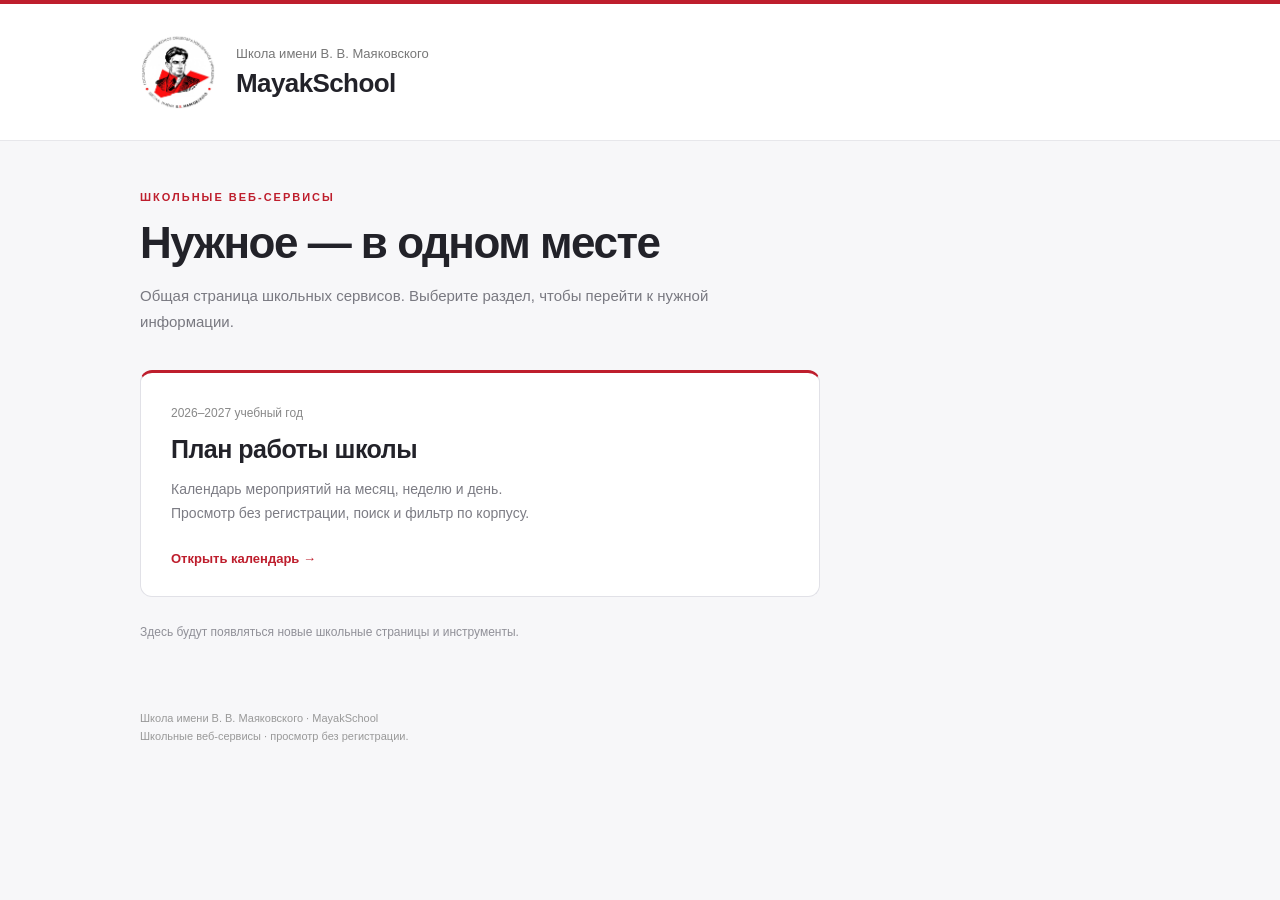
<file: index.html>
<!doctype html>
<html lang="ru"><head><meta charset="utf-8"><meta name="viewport" content="width=device-width,initial-scale=1"><meta name="theme-color" content="#be1e2d"><meta name="description" content="Школьные веб-сервисы. Календарь плана работы школы имени В. В. Маяковского."><title>MayakSchool · Школьные сервисы</title><link rel="icon" href="./plan/logo.jpg" type="image/jpeg"><style>
:root{font-family:Arial,"Segoe UI",sans-serif;color:#222229;background:#f7f7f9}*{box-sizing:border-box}body{margin:0;border-top:4px solid #be1e2d}header{background:#fff;border-bottom:1px solid #e7e7eb}.wrap{max-width:1060px;margin:auto;padding:30px}.brand{display:flex;align-items:center;gap:20px}.brand img{width:76px;height:76px;border-radius:50%}.school{font-size:13px;color:#777;margin:0 0 7px}.brand strong{font-size:26px;letter-spacing:-.6px}main{max-width:1060px;margin:50px auto;padding:0 30px}.eyebrow{font-size:11px;text-transform:uppercase;letter-spacing:2px;font-weight:700;color:#be1e2d}h1{font-size:clamp(30px,5vw,44px);letter-spacing:-1.5px;margin:15px 0}.intro{font-size:15px;color:#797981;line-height:1.7;max-width:620px}.service{display:block;text-decoration:none;color:inherit;background:#fff;border:1px solid #e1e1e7;border-top:3px solid #be1e2d;border-radius:12px;padding:30px;margin-top:36px;max-width:680px}.service:hover{border-color:#be1e2d;box-shadow:0 6px 24px #00000005}.service:focus-visible{outline:3px solid #be1e2d;outline-offset:5px}.service .year{font-size:12px;color:#888}.service h2{font-size:25px;letter-spacing:-.5px;margin:14px 0}.service p{font-size:14px;line-height:1.7;color:#7c7c84}.open{display:block;font-size:13px;font-weight:700;color:#be1e2d;margin-top:25px}footer{max-width:1060px;margin:70px auto 25px;padding:0 30px;font-size:11px;color:#999;line-height:1.7}.note{font-size:12px;color:#909098;margin-top:28px}@media(max-width:600px){.wrap{padding:22px 20px}.brand{gap:14px}.brand img{width:62px;height:62px}.brand strong{font-size:22px}.school{font-size:11px;line-height:1.5}main{margin-top:32px;padding:0 20px}.service{padding:23px}.service h2{font-size:22px}footer{padding:0 20px;margin-top:45px}}
</style></head><body><header><div class="wrap brand"><img src="./plan/logo.jpg" width="76" height="76" alt="Логотип школы имени В. В. Маяковского"><div><p class="school">Школа имени В. В. Маяковского</p><strong>MayakSchool</strong></div></div></header><main><p class="eyebrow">Школьные веб-сервисы</p><h1>Нужное — в одном месте</h1><p class="intro">Общая страница школьных сервисов. Выберите раздел, чтобы перейти к нужной информации.</p><a class="service" href="./plan/"><span class="year">2026–2027 учебный год</span><h2>План работы школы</h2><p>Календарь мероприятий на месяц, неделю и день.<br>Просмотр без регистрации, поиск и фильтр по корпусу.</p><span class="open">Открыть календарь →</span></a><p class="note">Здесь будут появляться новые школьные страницы и инструменты.</p></main><footer>Школа имени В. В. Маяковского · MayakSchool<br>Школьные веб-сервисы · просмотр без регистрации.</footer></body></html>
</file>
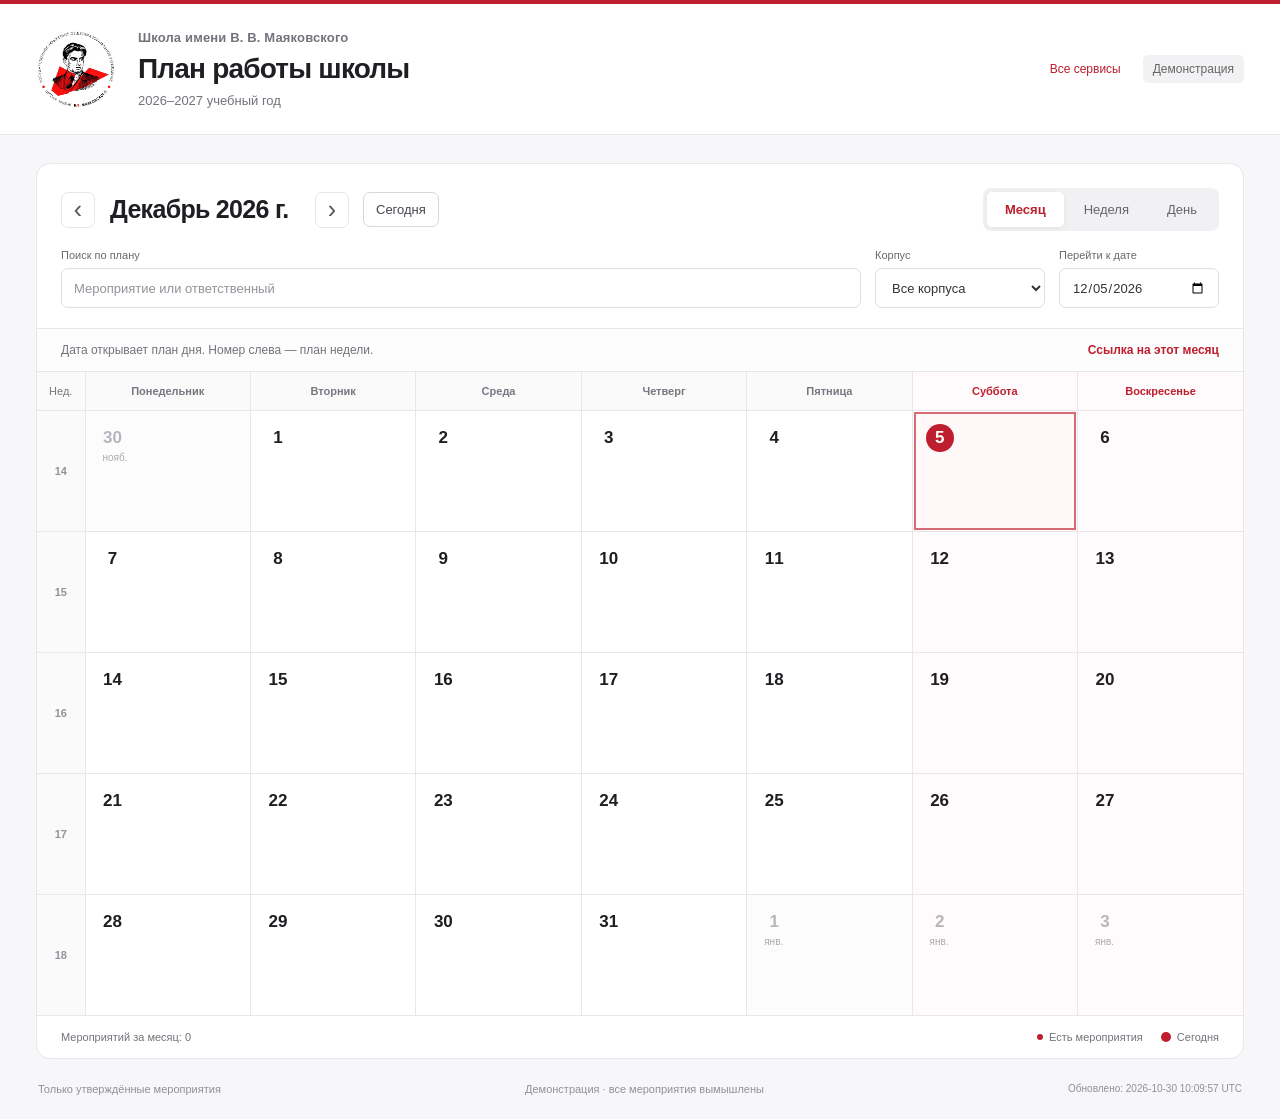
<file: plan/index.html>
<!doctype html>
<html lang="ru" data-events-url="./events.json?v=0ce842b7e5de">
<head>
<meta charset="utf-8">
<meta name="viewport" content="width=device-width,initial-scale=1">
<meta name="theme-color" content="#be1e2d">
<meta name="description" content="Календарь утверждённых мероприятий школы: планы на месяц, неделю и день.">
<title>План работы школы · 2026–2027</title>
<link rel="icon" href="./logo.jpg?v=4f0d4f54dc17" type="image/jpeg">
<link rel="stylesheet" href="./style.css?v=d4abe1fa1193">
</head>
<body>
<a class="skip-link" href="#calendar">Перейти к календарю</a>
<header class="site-header">
  <div class="header-inner">
    <img class="school-logo" src="./logo.jpg?v=4f0d4f54dc17" width="80" height="80" alt="Логотип школы имени В. В. Маяковского">
    <div class="brand"><p class="school-name">Школа имени В. В. Маяковского</p><h1>План работы школы</h1><p class="academic-year">2026–2027 учебный год</p></div>
    <a class="hub-link" href="../">Все сервисы</a>
    <span class="demo-badge">Демонстрация</span>
    
  </div>
</header>
<main>
  <section class="calendar-shell" aria-label="Календарь планов">
    <div class="calendar-toolbar">
      <div class="period-navigation"><button id="prev" class="icon-button" aria-label="Предыдущий месяц">‹</button><h2 id="period" tabindex="-1"></h2><button id="next" class="icon-button" aria-label="Следующий месяц">›</button><button id="today" class="quiet-button">Сегодня</button></div>
      <nav class="view-switch" aria-label="Представление календаря"><button data-view="month" aria-pressed="true">Месяц</button><button data-view="week" aria-pressed="false">Неделя</button><button data-view="day" aria-pressed="false">День</button></nav>
    </div>
    <div class="filters">
      <label class="search-label"><span>Поиск по плану</span><input id="search" type="search" placeholder="Мероприятие или ответственный"></label>
      <label><span>Корпус</span><select id="campus"><option value="">Все корпуса</option></select></label>
      <label class="date-label"><span>Перейти к дате</span><input id="date" type="date"></label>
    </div>
    <div class="calendar-context"><p id="hint">Выберите дату, чтобы открыть план дня. Номер недели открывает план недели.</p><a id="share" href="?view=month">Ссылка на этот месяц</a></div>
    <div id="calendar" tabindex="-1"><p class="loading" role="status">Загружаем план…</p></div>
    <div class="calendar-bottom"><p id="count" role="status" aria-live="polite"></p><div class="legend"><span><i class="event-dot"></i> Есть мероприятия</span><span><i class="today-dot"></i> Сегодня</span></div></div>
  </section>
  <footer class="site-footer"><span>Только утверждённые мероприятия</span><span class="publication-message">Демонстрация · все мероприятия вымышлены</span><span class="release-label">Обновлено: 2026-10-30 10:09:57 UTC</span></footer>
</main>
<script src="./calendar.js?v=096590521dda"></script>
<script src="./app.js?v=d5ed1ec80906"></script>
</body>
</html>
</file>
<file: plan/style.css>
:root{--red:#be1e2d;--red-dark:#981625;--red-light:#fff1f2;--ink:#1e1e23;--muted:#73737b;--line:#e7e7eb;--paper:#fff;--background:#f7f7f9;font-family:Arial,"Segoe UI",sans-serif;color:var(--ink);background:var(--background);font-synthesis:none}*{box-sizing:border-box}body{margin:0}button,input,select{font:inherit}button,a,input,select{-webkit-tap-highlight-color:transparent}button{cursor:pointer}button:disabled{cursor:wait;opacity:.6}a{color:var(--red);text-underline-offset:3px}button:focus-visible,a:focus-visible,input:focus-visible,select:focus-visible{outline:3px solid #de6a75;outline-offset:3px}[hidden]{display:none!important}.skip-link{position:absolute;top:-80px;left:16px;padding:12px;background:#fff;z-index:10}.skip-link:focus{top:12px}.site-header{background:#fff;border-top:4px solid var(--red);border-bottom:1px solid var(--line)}.header-inner{max-width:1400px;margin:auto;display:flex;align-items:center;gap:22px;padding:25px 36px}.school-logo{width:80px;height:80px;object-fit:contain;border-radius:50%;flex-shrink:0}.brand{flex:1}.school-name{font-size:13px;font-weight:600;color:var(--muted);margin:0 0 7px;letter-spacing:.15px}h1{font-size:28px;line-height:1.2;letter-spacing:-.8px;margin:0 0 7px}.academic-year{font-size:13px;color:var(--muted);margin:0}.demo-badge{font-size:12px;padding:7px 10px;background:#f2f2f4;border-radius:5px;color:#666}.admin-link{font-size:13px}.site-header+.site-header{display:none}main{max-width:1400px;margin:auto;padding:28px 36px 20px}.calendar-shell{background:var(--paper);border:1px solid var(--line);border-radius:14px;overflow:hidden}.calendar-toolbar{display:flex;align-items:center;justify-content:space-between;gap:20px;padding:24px 24px 18px;flex-wrap:wrap}.period-navigation{display:flex;align-items:center;gap:10px;min-width:0}.period-navigation h2{font-size:25px;letter-spacing:-.7px;margin:0 5px;line-height:1.25;min-width:190px;font-weight:700}.period-navigation h2:focus{outline:none}.icon-button{background:#fff;border:1px solid var(--line);border-radius:7px;width:34px;height:36px;display:grid;place-content:center;font-size:25px;color:#555;flex-shrink:0}.icon-button:hover{background:#f4f4f6;border-color:#bdbdc5}.quiet-button{background:#fff;border:1px solid #d7d7dd;border-radius:7px;padding:9px 12px;font-size:13px;color:#45454d;margin-left:4px}.view-switch{display:flex;background:#f1f1f4;border-radius:8px;padding:4px;gap:2px}.view-switch button{background:transparent;border:none;border-radius:5px;font-size:13px;color:#65656d;padding:10px 18px}.view-switch button.active{background:#fff;color:var(--red);font-weight:700;box-shadow:0 1px 5px #00000010}.view-switch button:hover{color:var(--red)}.filters{display:flex;gap:14px;padding:0 24px 20px}.filters label{display:flex;flex-direction:column;gap:7px;font-size:11px;color:#696971;min-width:170px}.filters .search-label{flex:1}.filters .date-label{min-width:160px}.filters input,.filters select{background:#fff;border:1px solid #dedee5;color:#33333a;border-radius:7px;padding:11px 12px;width:100%;min-width:0;font-size:13px;height:40px}.filters input::placeholder{color:#93939b}.calendar-context{padding:14px 24px;display:flex;align-items:center;justify-content:space-between;gap:16px;border-top:1px solid var(--line);background:#fdfdfd;font-size:12px;color:var(--muted)}.calendar-context p{margin:0}.calendar-context a{flex-shrink:0;text-decoration:none;font-weight:600;font-size:12px}.month-calendar{border-collapse:collapse;table-layout:fixed;width:100%}.month-calendar th,.month-calendar td{border:1px solid var(--line)}.month-calendar tr>*:first-child{border-left:0}.month-calendar tr>*:last-child{border-right:0}.month-calendar thead th{padding:13px 3px;background:#fafafa;font-size:11px;font-weight:600;color:#777780;text-align:center;border-top:1px solid var(--line)}.month-calendar .week-column{width:48px;background:#fafafa;font-size:11px;font-weight:400}.week-number{display:flex;align-items:center;justify-content:center;min-height:60px;height:100%;text-decoration:none;color:#92929a;font-weight:600}.week-number:hover{color:var(--red);background:var(--red-light)}.month-calendar td{vertical-align:top;height:118px}.month-calendar .weekend{background:#fffafb}.month-calendar thead .weekend{color:var(--red)}.day-cell{padding:12px;display:block;min-height:118px;height:100%;text-decoration:none;color:inherit;transition:background .12s}.day-cell:hover{background:#f3f3f6;box-shadow:inset 0 0 0 1px #d5d5db}.day-top{display:flex;align-items:center;justify-content:space-between;gap:4px}.day-number{font-size:17px;line-height:28px;width:28px;height:28px;text-align:center;font-weight:600;display:inline-block;border-radius:50%}.day-count{font-size:10px;min-width:18px;padding:3px 4px;text-align:center;border-radius:4px;background:#f1e3e5;color:var(--red);font-weight:700}.is-today .day-number{color:#fff;background:var(--red)}.is-selected .day-cell{box-shadow:inset 0 0 0 2px #d86a74}.is-selected.is-today .day-cell{background:#fff8f9}.other-month .day-number{color:#b6b6bc}.other-month{background:#fcfcfd}.other-month-label{font-size:10px;color:#aaa;display:block;margin:0 0 3px 4px}.day-previews{margin-top:8px}.event-preview{margin-top:4px;padding-left:7px;border-left:2px solid var(--red);font-size:11px;line-height:1.4;display:-webkit-box;-webkit-line-clamp:2;-webkit-box-orient:vertical;overflow:hidden;color:#5c4f52;overflow-wrap:anywhere}.more-events{font-size:10px;color:var(--muted);margin-left:7px}.weekday-short{display:none}.calendar-bottom{display:flex;justify-content:space-between;align-items:center;gap:12px;flex-wrap:wrap;padding:15px 24px;color:var(--muted);font-size:11px}.calendar-bottom p{margin:0}.legend{display:flex;gap:18px}.legend>span{display:flex;align-items:center;gap:6px}.event-dot{width:6px;height:6px;background:var(--red);border-radius:50%;display:inline-block}.today-dot{width:10px;height:10px;background:var(--red);border-radius:50%;display:inline-block}.site-footer{display:flex;gap:12px;justify-content:space-between;flex-wrap:wrap;color:#909098;font-size:11px;line-height:1.6;margin:22px 2px 0}.release-label{font-size:10px}.week-plan{padding:4px 24px 18px}.week-day{padding:18px 0;border-bottom:1px solid var(--line)}.week-day:last-child{border:0}.week-day-title{display:inline-block;font-size:15px;margin:0 14px 8px 0}.week-day-title a{color:inherit;text-decoration:none}.week-day-title a:hover{color:var(--red)}.weekend-day .week-day-title{color:var(--red)}.current-day .week-day-title a{color:var(--red)}.day-summary{font-size:11px;color:#9a9aa2}.event-card{display:flex;gap:20px;padding:18px 0;border-top:1px solid #ededf0;line-height:1.5}.event-time{font-size:13px;color:var(--red);font-weight:700;width:120px;flex-shrink:0;padding-top:2px}.event-content{min-width:0;flex:1;overflow-wrap:anywhere}.event-content h3{margin:0 0 8px;font-size:15px;font-weight:600;white-space:pre-wrap}.event-meta{display:flex;flex-wrap:wrap;gap:8px 16px;font-size:12px;color:#7b7b84;white-space:pre-wrap}.campus-tag{display:inline-block;padding:2px 7px;background:#f1f1f4;border-radius:4px;color:#666}.event-notes,.event-range{font-size:12px;color:#7e7e87;margin:8px 0 0;white-space:pre-wrap}.day-plan{padding:18px 24px}.back-to-month{border:0;background:transparent;color:var(--red);font-size:12px;padding:0;margin:0 0 18px}.empty-state{padding:45px 20px;text-align:center;color:var(--muted);line-height:1.6}.empty-state h3{font-size:17px;color:#4d4d55;margin:0 0 10px}.empty-state p{font-size:13px}.loading{padding:30px;text-align:center;color:var(--muted)}.card{background:#fff;border:1px solid var(--line);border-radius:10px;padding:20px;margin:16px 0;overflow-wrap:anywhere}.card pre{white-space:pre-wrap;font:inherit;line-height:1.6;font-size:13px}.actions{display:flex;gap:8px;flex-wrap:wrap;margin-top:15px}.actions button,.admin-main button{padding:10px 14px;border:1px solid #ddd;border-radius:6px;background:#fff;color:#444}.actions button:first-child{background:var(--red);border-color:var(--red);color:#fff}.admin-main form{display:flex;gap:12px;align-items:end;flex-wrap:wrap}.admin-main label{display:grid;gap:7px;font-size:12px}.admin-main input{padding:10px;border:1px solid #ddd;border-radius:6px}.admin-main header{margin-bottom:24px}.admin-main h1{font-size:26px}.admin-main p{color:#777;font-size:13px}.admin-tools{display:flex;gap:8px;flex-wrap:wrap;margin:20px 0}.field-grid{display:grid;grid-template-columns:110px 1fr;gap:8px;font-size:13px;white-space:pre-wrap}.field-grid dt{color:#888}.field-grid dd{margin:0}.review-status{font-size:12px;color:var(--red)}.published-summary{margin:15px 0;font-size:12px;color:#666}.admin-notice{background:#fff8f8;border-left:3px solid var(--red);padding:14px 18px;line-height:1.6}.admin-main #message{white-space:pre-wrap}.admin-main h2{font-size:20px}
@media(min-width:1450px){.month-calendar td,.day-cell{min-height:138px;height:138px}}
@media(max-width:1050px){.weekday-long{display:none}.weekday-short{display:inline}.day-cell{padding:9px}.calendar-toolbar{gap:14px}.period-navigation h2{min-width:160px;font-size:22px}.view-switch button{padding:9px 13px}.header-inner{padding:22px 25px}main{padding:24px 25px}}
@media(max-width:700px){.header-inner{padding:20px;gap:14px}.school-logo{width:64px;height:64px}h1{font-size:23px}.school-name{font-size:11px;line-height:1.4}.academic-year{font-size:11px}.demo-badge{font-size:10px;align-self:flex-start}.admin-link{display:none}main{padding:18px 12px}.calendar-toolbar{padding:18px 16px 14px;display:block}.period-navigation{gap:7px}.period-navigation h2{font-size:21px;min-width:0;flex:1;margin:0 2px}.icon-button{width:30px;height:32px}.quiet-button{font-size:11px;padding:8px}.view-switch{margin-top:16px;width:100%}.view-switch button{flex:1;padding:10px 8px}.filters{padding:0 16px 16px;display:grid;grid-template-columns:1fr 1fr;gap:12px}.filters label{min-width:0}.filters .search-label{grid-column:1/-1}.filters input,.filters select{font-size:12px}.calendar-context{padding:12px 16px;align-items:start;flex-direction:column;gap:8px;font-size:11px}.calendar-context a{font-size:11px}.month-calendar .week-column{width:29px}.month-calendar thead th{padding:12px 0;font-size:10px}.day-cell{padding:6px 2px;min-height:69px}.month-calendar td{height:69px}.day-top{display:flex;flex-direction:column;gap:4px}.day-number{font-size:16px;line-height:26px;width:26px;height:26px}.day-count{background:transparent;padding:0;min-width:0;font-size:9px}.day-count:after{content:' •'}.day-previews{display:none}.other-month-label{font-size:8px;margin:3px 0;text-align:center}.week-number{font-size:10px;min-height:68px}.calendar-bottom{padding:14px 16px;display:block;font-size:10px}.legend{margin-top:10px;font-size:9px}.site-footer{padding:0 4px;display:block;font-size:10px}.site-footer>span{display:block;margin-top:5px}.week-plan{padding:0 16px 12px}.event-card{display:block;padding:14px 0}.event-time{width:auto;margin-bottom:7px;font-size:12px}.event-content h3{font-size:14px}.event-meta,.event-notes,.event-range{font-size:11px}.week-day-title{font-size:14px;display:block}.day-summary{display:block;margin-bottom:10px}.day-plan{padding:18px 16px}.empty-state{padding:30px 8px}.empty-state h3{font-size:15px}.empty-state p{font-size:12px}.field-grid{grid-template-columns:1fr;gap:3px}.field-grid dd{margin:0 0 8px}}
@media(prefers-reduced-motion:reduce){*{scroll-behavior:auto!important;transition:none!important}}
@media print{body{background:#fff}.filters,.view-switch,.quiet-button,.icon-button,.calendar-context,.admin-link,.demo-badge,.back-to-month{display:none}.calendar-shell{border:0}.site-header{border:0}main{padding:10px}.day-cell{min-height:80px}.month-calendar td{height:80px}.site-footer{font-size:9px}.event-card{break-inside:avoid}}

.hub-link{font-size:12px;white-space:nowrap;text-decoration:none}@media(max-width:700px){.header-inner{flex-wrap:wrap}.hub-link{margin-left:auto;font-size:11px}}
</file>
